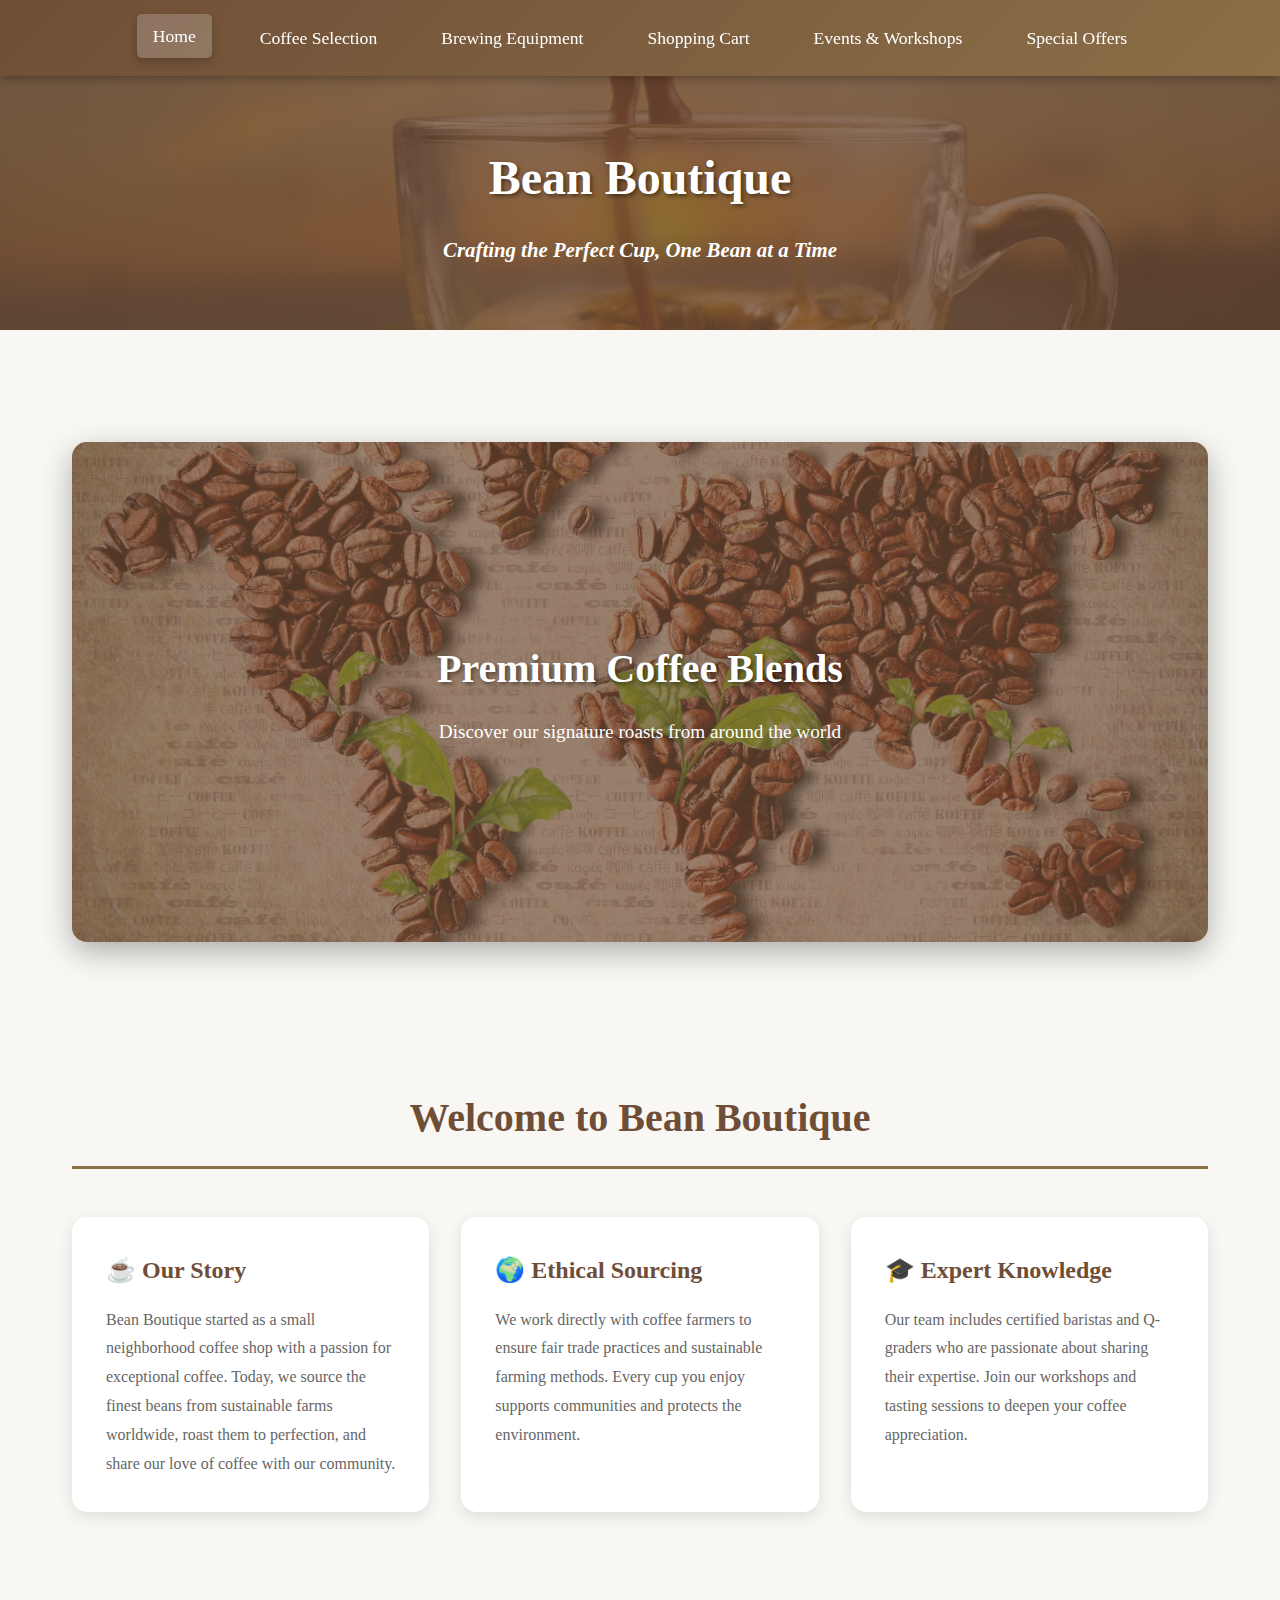
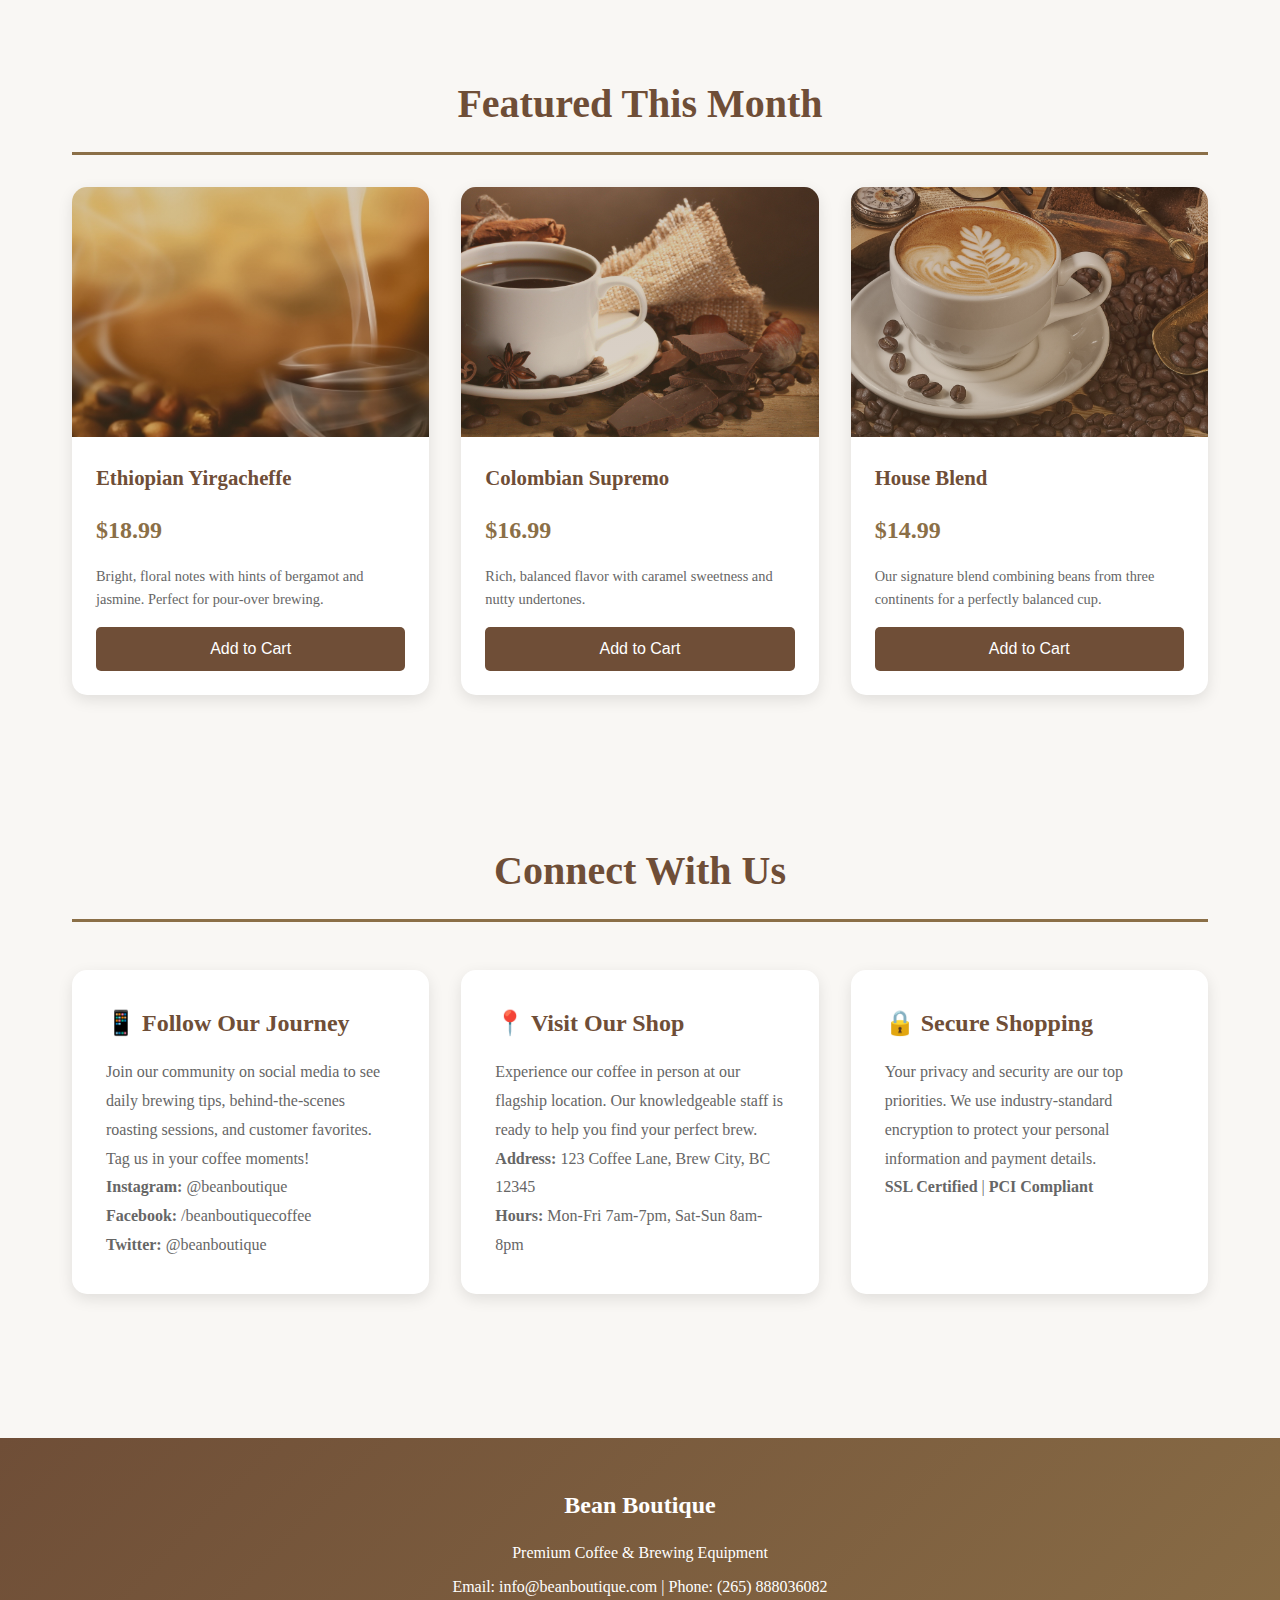
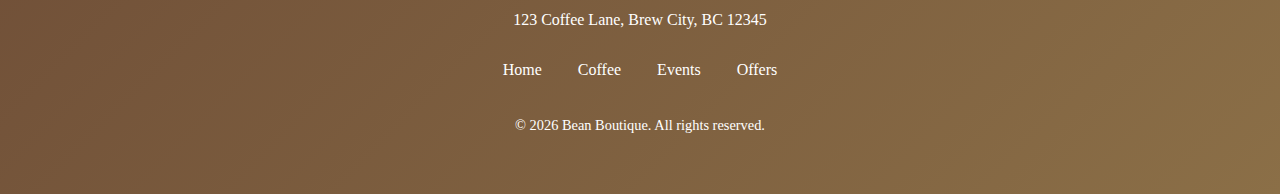
<file: index.html>
<!DOCTYPE html>
<html lang="en">
<head>
    <meta charset="UTF-8">
    <meta name="viewport" content="width=device-width, initial-scale=1.0">
    <meta name="description" content="Bean Boutique - Premium coffee blends, brewing equipment, and coffee workshops">
    <title>Bean Boutique - Home</title>
    <link rel="stylesheet" href="./assets/css/styles.css">
</head>
<body>
    <!-- Navigation Bar -->
    <nav>
        <ul>
            <li><a class="active" href="index.html">Home</a></li>
            <li><a href="coffee-selection.html">Coffee Selection</a></li>
            <li><a href="brewing-equipment.html">Brewing Equipment</a></li>
            <li><a href="shopping-cart.html">Shopping Cart</a></li>
            <li><a href="events.html">Events & Workshops</a></li>
            <li><a href="special-offers.html">Special Offers</a></li>
        </ul>
    </nav>

    <!-- Header -->
    <header>
        <h1>Bean Boutique</h1>
        <h2>Crafting the Perfect Cup, One Bean at a Time</h2>
    </header>

    <!-- Modal Popup for First-Time Visitors -->
    <div id="modal-popup">
        <div class="modal-overlay"></div>
        <div class="modal">
            <a href="#" class="modal-close">&times;</a>
            <h3>Welcome to Bean Boutique!</h3>
            <p>Sign up for our newsletter and get <strong>15% off</strong> your first purchase!</p>
            <form action="mailto:info@beanboutique.com" method="post" enctype="text/plain">
                <label for="email"></label>
                <input type="email" id="email" name="email" placeholder="Enter your email address" required>
                <button type="submit">Get My Discount</button>
            </form>
        </div>
    </div>

    <!-- Slideshow Section -->
    <section>
        <div class="slideshow-container">
            <div class="slides">
                <div class="slide">
                    <h3>Premium Coffee Blends</h3>
                    <p>Discover our signature roasts from around the world</p>
                </div>
                <div class="slide">
                    <h3>Expert Brewing Equipment</h3>
                    <p>Professional tools for the perfect cup at home</p>
                </div>
                <div class="slide">
                    <h3>Coffee Workshops</h3>
                    <p>Learn from master roasters and baristas</p>
                </div>
            </div>
        </div>
    </section>

    <!-- Welcome, Section -->
    <section>
        <h2>Welcome to Bean Boutique</h2>
        <div class="info-boxes">
            <div class="info-box">
                <h3>☕ Our Story</h3>
                <p>Bean Boutique started as a small neighborhood coffee shop with a passion for exceptional coffee. Today, we source the finest beans from sustainable farms worldwide, roast them to perfection, and share our love of coffee with our community.</p>
            </div>
            <div class="info-box">
                <h3>🌍 Ethical Sourcing</h3>
                <p>We work directly with coffee farmers to ensure fair trade practices and sustainable farming methods. Every cup you enjoy supports communities and protects the environment.</p>
            </div>
            <div class="info-box">
                <h3>🎓 Expert Knowledge</h3>
                <p>Our team includes certified baristas and Q-graders who are passionate about sharing their expertise. Join our workshops and tasting sessions to deepen your coffee appreciation.</p>
            </div>
        </div>
    </section>

    <!-- Featured Products Section -->
    <section>
        <h2>Featured This Month</h2>
        <div class="product-grid">
            <div class="product-card">
                <div class="product-image-container">
                    <div class="product-image-overlay"></div>
                    <img class="product-img" src="./assets/images/product-image-1.jpg" alt="product-image-1">
                </div>
                <div class="product-info">
                    <h3>Ethiopian Yirgacheffe</h3>
                    <h4 class="price">$18.99</h4>
                    <p>Bright, floral notes with hints of bergamot and jasmine. Perfect for pour-over brewing.</p>
                    <button type="button" class="add-to-cart">Add to Cart</button>
                </div>
            </div>
            <div class="product-card">
                <div class="product-image-container">
                    <div class="product-image-overlay"></div>
                    <img class="product-img" src="./assets/images/product-image-2.jpg" alt="product-image-2">
                </div>
                <div class="product-info">
                    <h3>Colombian Supremo</h3>
                    <h4 class="price">$16.99</h4>
                    <p>Rich, balanced flavor with caramel sweetness and nutty undertones.</p>
                    <button type="button" class="add-to-cart">Add to Cart</button>
                </div>
            </div>
            <div class="product-card">
                <div class="product-image-container">
                    <div class="product-image-overlay"></div>
                    <img class="product-img" src="./assets/images/product-image-3.jpg" alt="product-image-3">
                </div>
                <div class="product-info">
                    <h3>House Blend</h3>
                    <h4 class="price">$14.99</h4>
                    <p>Our signature blend combining beans from three continents for a perfectly balanced cup.</p>
                    <button type="button" class="add-to-cart">Add to Cart</button>
                </div>
            </div>
        </div>
    </section>

    <!-- Social Media Feed Plugin Placeholder -->
    <section>
        <h2>Connect With Us</h2>
        <div class="info-boxes">
            <div class="info-box">
                <h3>📱 Follow Our Journey</h3>
                <p>Join our community on social media to see daily brewing tips, behind-the-scenes roasting sessions, and customer favorites. Tag us in your coffee moments!</p>
                <p><strong>Instagram:</strong> @beanboutique</p>
                <p><strong>Facebook:</strong> /beanboutiquecoffee</p>
                <p><strong>Twitter:</strong> @beanboutique</p>
            </div>
            <div class="info-box">
                <h3>📍 Visit Our Shop</h3>
                <p>Experience our coffee in person at our flagship location. Our knowledgeable staff is ready to help you find your perfect brew.</p>
                <p><strong>Address:</strong> 123 Coffee Lane, Brew City, BC 12345</p>
                <p><strong>Hours:</strong> Mon-Fri 7am-7pm, Sat-Sun 8am-8pm</p>
            </div>
            <div class="info-box">
                <h3>🔒 Secure Shopping</h3>
                <p>Your privacy and security are our top priorities. We use industry-standard encryption to protect your personal information and payment details.</p>
                <p><strong>SSL Certified</strong> | <strong>PCI Compliant</strong></p>
            </div>
        </div>
    </section>

    <!-- Footer -->
    <footer>
        <h3>Bean Boutique</h3>
        <p>Premium Coffee & Brewing Equipment</p>
        <p>Email: info@beanboutique.com | Phone: (265) 888036082</p>
        <p>123 Coffee Lane, Brew City, BC 12345</p>
        <div class="footer-links">
            <a href="index.html">Home</a>
            <a href="coffee-selection.html">Coffee</a>
            <a href="events.html">Events</a>
            <a href="special-offers.html">Offers</a>
        </div>
        <p class="footer-copy">&copy; 2026 Bean Boutique. All rights reserved.</p>
    </footer>
</body>
</html>
</file>
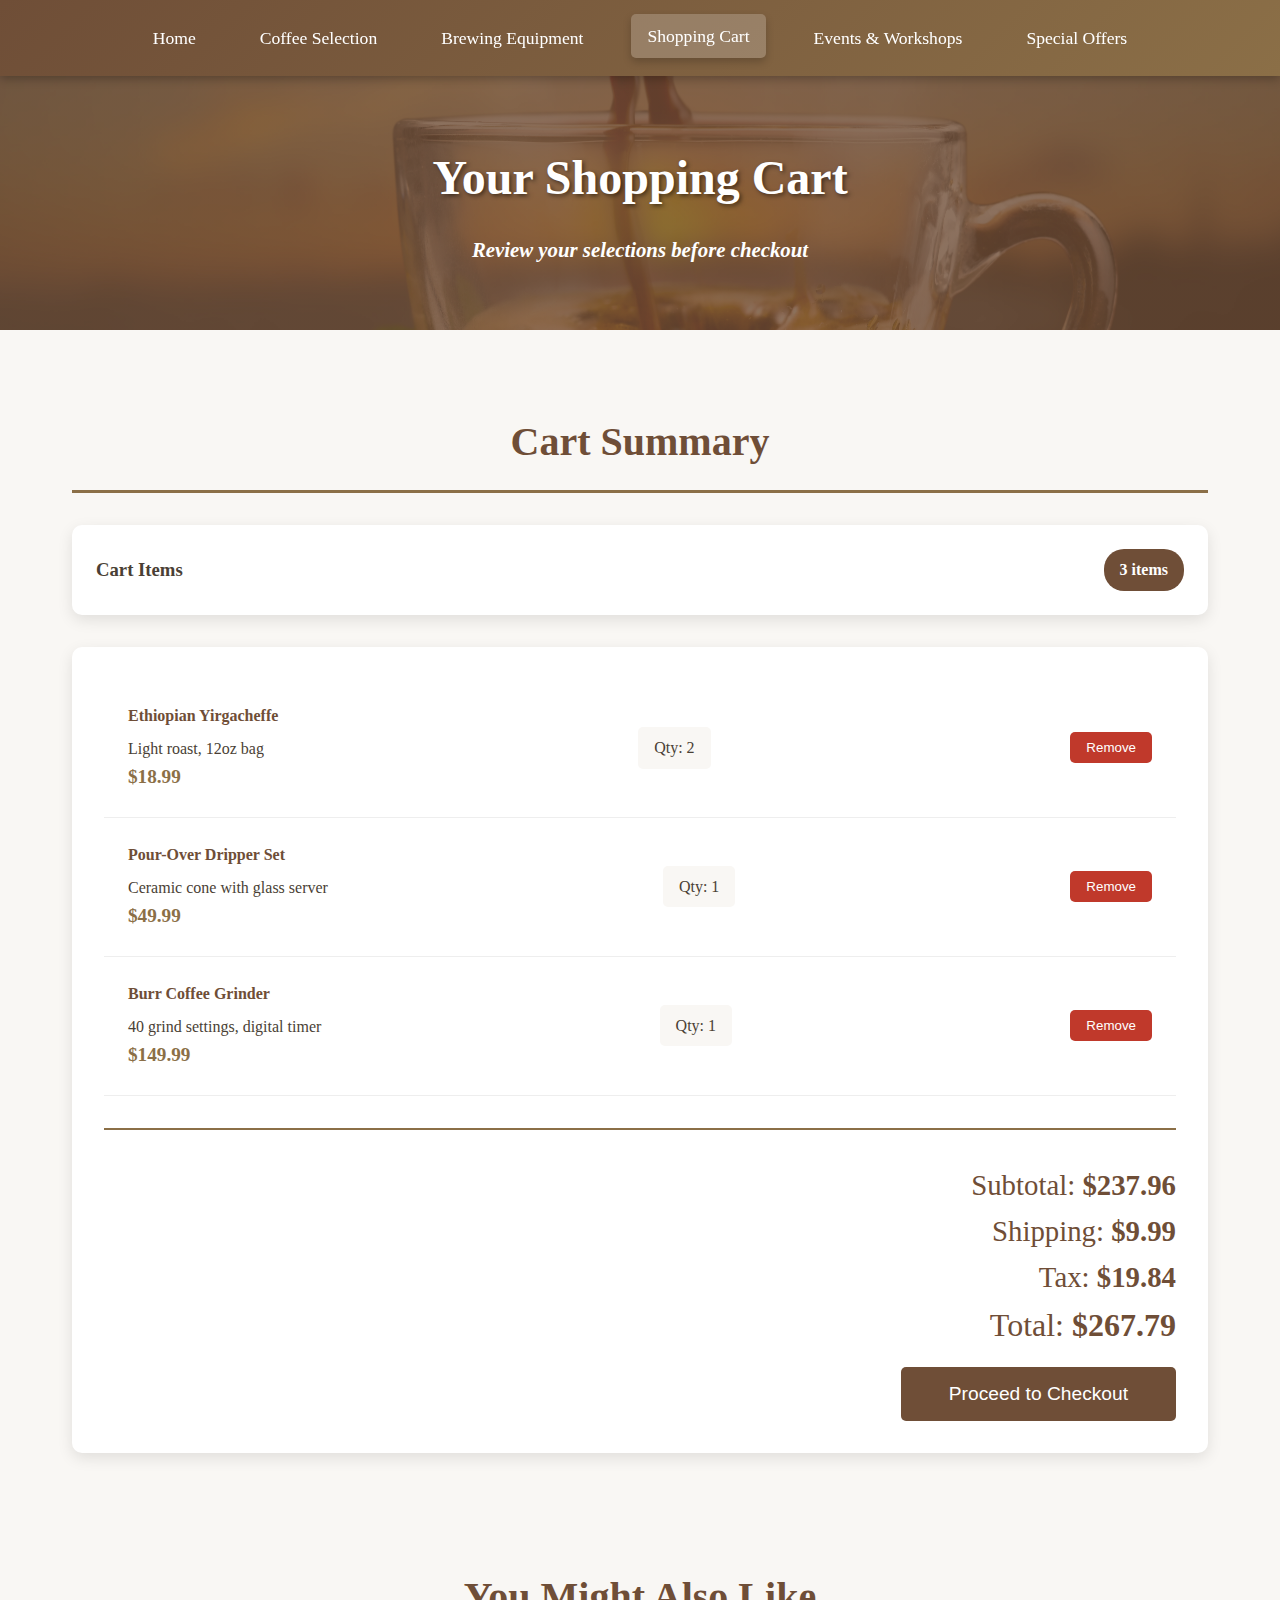
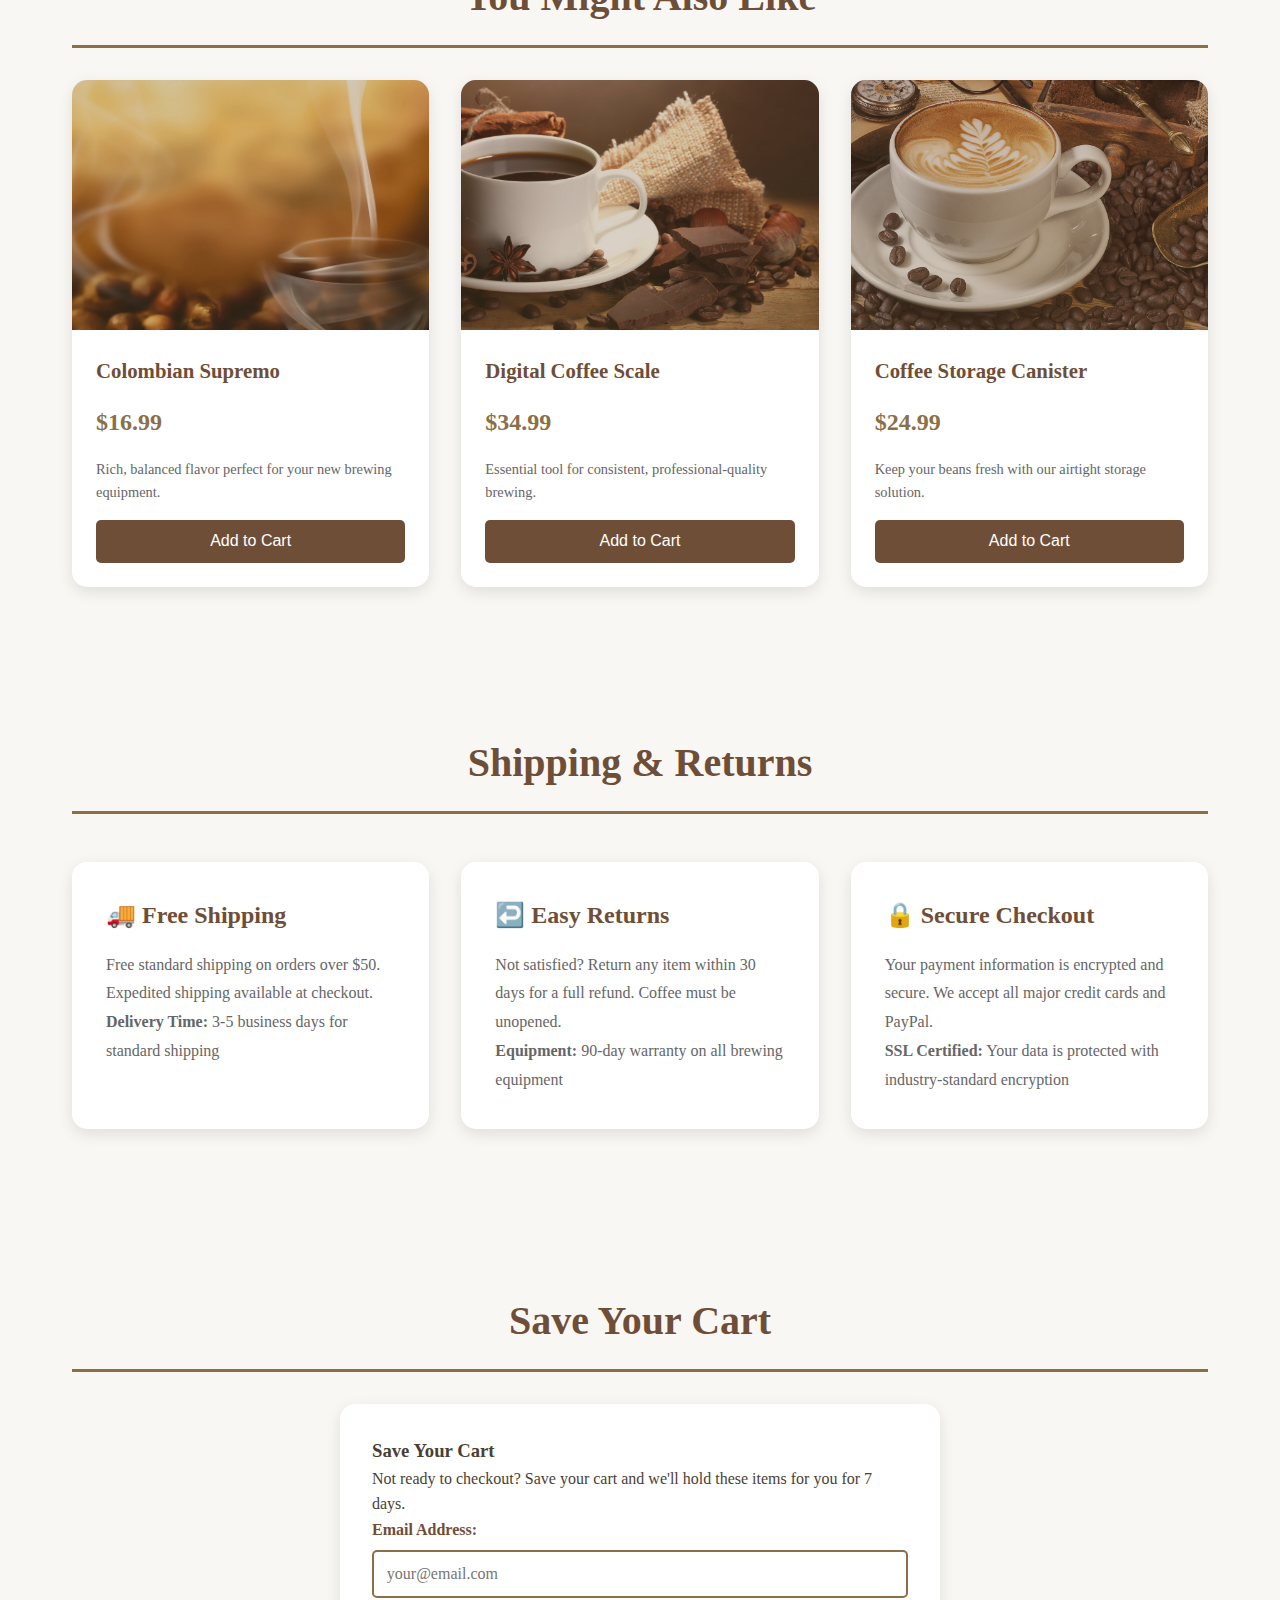
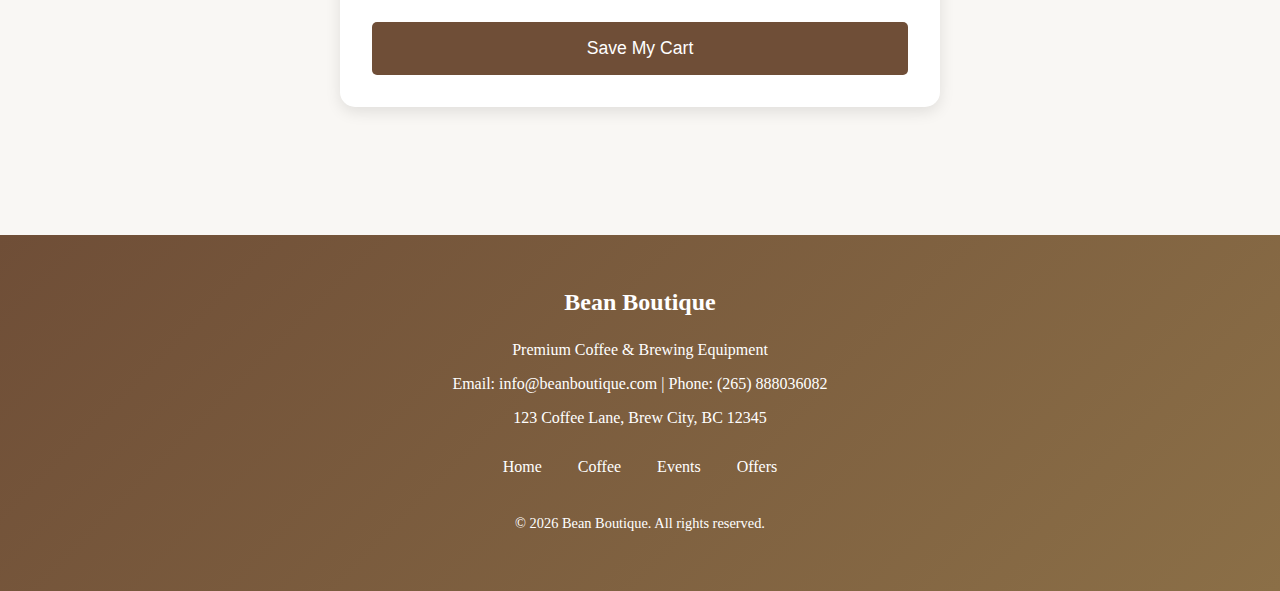
<file: shopping-cart.html>
<!DOCTYPE html>
<html lang="en">
<head>
    <meta charset="UTF-8">
    <meta name="viewport" content="width=device-width, initial-scale=1.0">
    <meta name="description" content="Your Bean Boutique shopping cart">
    <title>Shopping Cart - Bean Boutique</title>
    <link rel="stylesheet" href="./assets/css/styles.css">
</head>
<body>
    <!-- Navigation Bar -->
    <nav>
        <ul>
            <li><a href="index.html">Home</a></li>
            <li><a href="coffee-selection.html">Coffee Selection</a></li>
            <li><a href="brewing-equipment.html">Brewing Equipment</a></li>
            <li><a class="active" href="shopping-cart.html">Shopping Cart</a></li>
            <li><a href="events.html">Events & Workshops</a></li>
            <li><a href="special-offers.html">Special Offers</a></li>
        </ul>
    </nav>

    <!-- Header -->
    <header>
        <h1>Your Shopping Cart</h1>
        <h2>Review your selections before checkout</h2>
    </header>

    <!-- Cart Summary -->
    <section>
        <h2 class="visually-hidden">Cart Summary</h2>
        <div class="cart-header">
            <div class="cart-info">
                <h3>Cart Items</h3>
            </div>
            <div class="cart-count">3 items</div>
        </div>

        <!-- Cart Items -->
        <div class="cart-items">
            <div class="cart-item">
                <div class="cart-item-info">
                    <h4>Ethiopian Yirgacheffe</h4>
                    <p>Light roast, 12oz bag</p>
                    <h5 class="cart-item-price">$18.99</h5>
                </div>
                <div class="cart-item-quantity">Qty: 2</div>
                <button type="button" class="remove-btn">Remove</button>
            </div>

            <div class="cart-item">
                <div class="cart-item-info">
                    <h4>Pour-Over Dripper Set</h4>
                    <p>Ceramic cone with glass server</p>
                    <h5 class="cart-item-price">$49.99</h5>
                </div>
                <div class="cart-item-quantity">Qty: 1</div>
                <button type="button" class="remove-btn">Remove</button>
            </div>

            <div class="cart-item">
                <div class="cart-item-info">
                    <h4>Burr Coffee Grinder</h4>
                    <p>40 grind settings, digital timer</p>
                    <h5 class="cart-item-price">$149.99</h5>
                </div>
                <div class="cart-item-quantity">Qty: 1</div>
                <button type="button" class="remove-btn">Remove</button>
            </div>

            <div class="cart-total">
                <h4 class="heading">Subtotal: <span>$237.96</span></h4>
                <h4 class="heading">Shipping: <span>$9.99</span></h4>
                <h4 class="heading">Tax: <span>$19.84</span></h4>
                <h4 class="heading" style="font-size: 2rem;">Total: <span>$267.79</span></h4>
                <button type="button" class="checkout-btn">Proceed to Checkout</button>
            </div>
        </div>
    </section>

    <!-- Recommended Products -->
    <section>
        <h2>You Might Also Like</h2>
        <div class="product-grid">
            <div class="product-card">
                <div class="product-image-container">
                    <div class="product-image-overlay"></div>
                    <img class="product-img" src="./assets/images/product-image-1.jpg" alt="product-image-1">
                </div>
                <div class="product-info">
                    <h3>Colombian Supremo</h3>
                    <h4 class="price">$16.99</h4>
                    <p>Rich, balanced flavor perfect for your new brewing equipment.</p>
                    <button type="button" class="add-to-cart">Add to Cart</button>
                </div>
            </div>

            <div class="product-card">
                <div class="product-image-container">
                    <div class="product-image-overlay"></div>
                    <img class="product-img" src="./assets/images/product-image-2.jpg" alt="product-image-2">
                </div>
                <div class="product-info">
                    <h3>Digital Coffee Scale</h3>
                    <h4 class="price">$34.99</h4>
                    <p>Essential tool for consistent, professional-quality brewing.</p>
                    <button type="button" class="add-to-cart">Add to Cart</button>
                </div>
            </div>

            <div class="product-card">
                <div class="product-image-container">
                    <div class="product-image-overlay"></div>
                    <img class="product-img" src="./assets/images/product-image-3.jpg" alt="product-image-3">
                </div>
                <div class="product-info">
                    <h3>Coffee Storage Canister</h3>
                    <h4 class="price">$24.99</h4>
                    <p>Keep your beans fresh with our airtight storage solution.</p>
                    <button type="button" class="add-to-cart">Add to Cart</button>
                </div>
            </div>
        </div>
    </section>

    <!-- Cart Information -->
    <section>
        <h2>Shipping & Returns</h2>
        <div class="info-boxes">
            <div class="info-box">
                <h3>🚚 Free Shipping</h3>
                <p>Free standard shipping on orders over $50. Expedited shipping available at checkout.</p>
                <p><strong>Delivery Time:</strong> 3-5 business days for standard shipping</p>
            </div>
            <div class="info-box">
                <h3>↩️ Easy Returns</h3>
                <p>Not satisfied? Return any item within 30 days for a full refund. Coffee must be unopened.</p>
                <p><strong>Equipment:</strong> 90-day warranty on all brewing equipment</p>
            </div>
            <div class="info-box">
                <h3>🔒 Secure Checkout</h3>
                <p>Your payment information is encrypted and secure. We accept all major credit cards and PayPal.</p>
                <p><strong>SSL Certified:</strong> Your data is protected with industry-standard encryption</p>
            </div>
        </div>
    </section>

    <!-- Save Cart Information -->
    <section>
        <h2 class="visually-hidden">Save Your Cart</h2>
        <div class="form-container">
            <h3>Save Your Cart</h3>
            <p>Not ready to checkout? Save your cart and we'll hold these items for you for 7 days.</p>
            <form action="mailto:cart@beanboutique.com" method="post" enctype="text/plain">
                <div class="form-group">
                    <label for="email">Email Address:</label>
                    <input type="email" id="email" name="email" placeholder="your@email.com" required>
                </div>
                <button type="submit" class="submit-btn">Save My Cart</button>
            </form>
        </div>
    </section>

    <!-- Footer -->
    <footer>
        <h3>Bean Boutique</h3>
        <p>Premium Coffee & Brewing Equipment</p>
        <p>Email: info@beanboutique.com | Phone: (265) 888036082</p>
        <p>123 Coffee Lane, Brew City, BC 12345</p>
        <div class="footer-links">
            <a href="index.html">Home</a>
            <a href="coffee-selection.html">Coffee</a>
            <a href="events.html">Events</a>
            <a href="special-offers.html">Offers</a>
        </div>
        <p class="footer-copy">&copy; 2026 Bean Boutique. All rights reserved.</p>
    </footer>
</body>
</html>
</file>
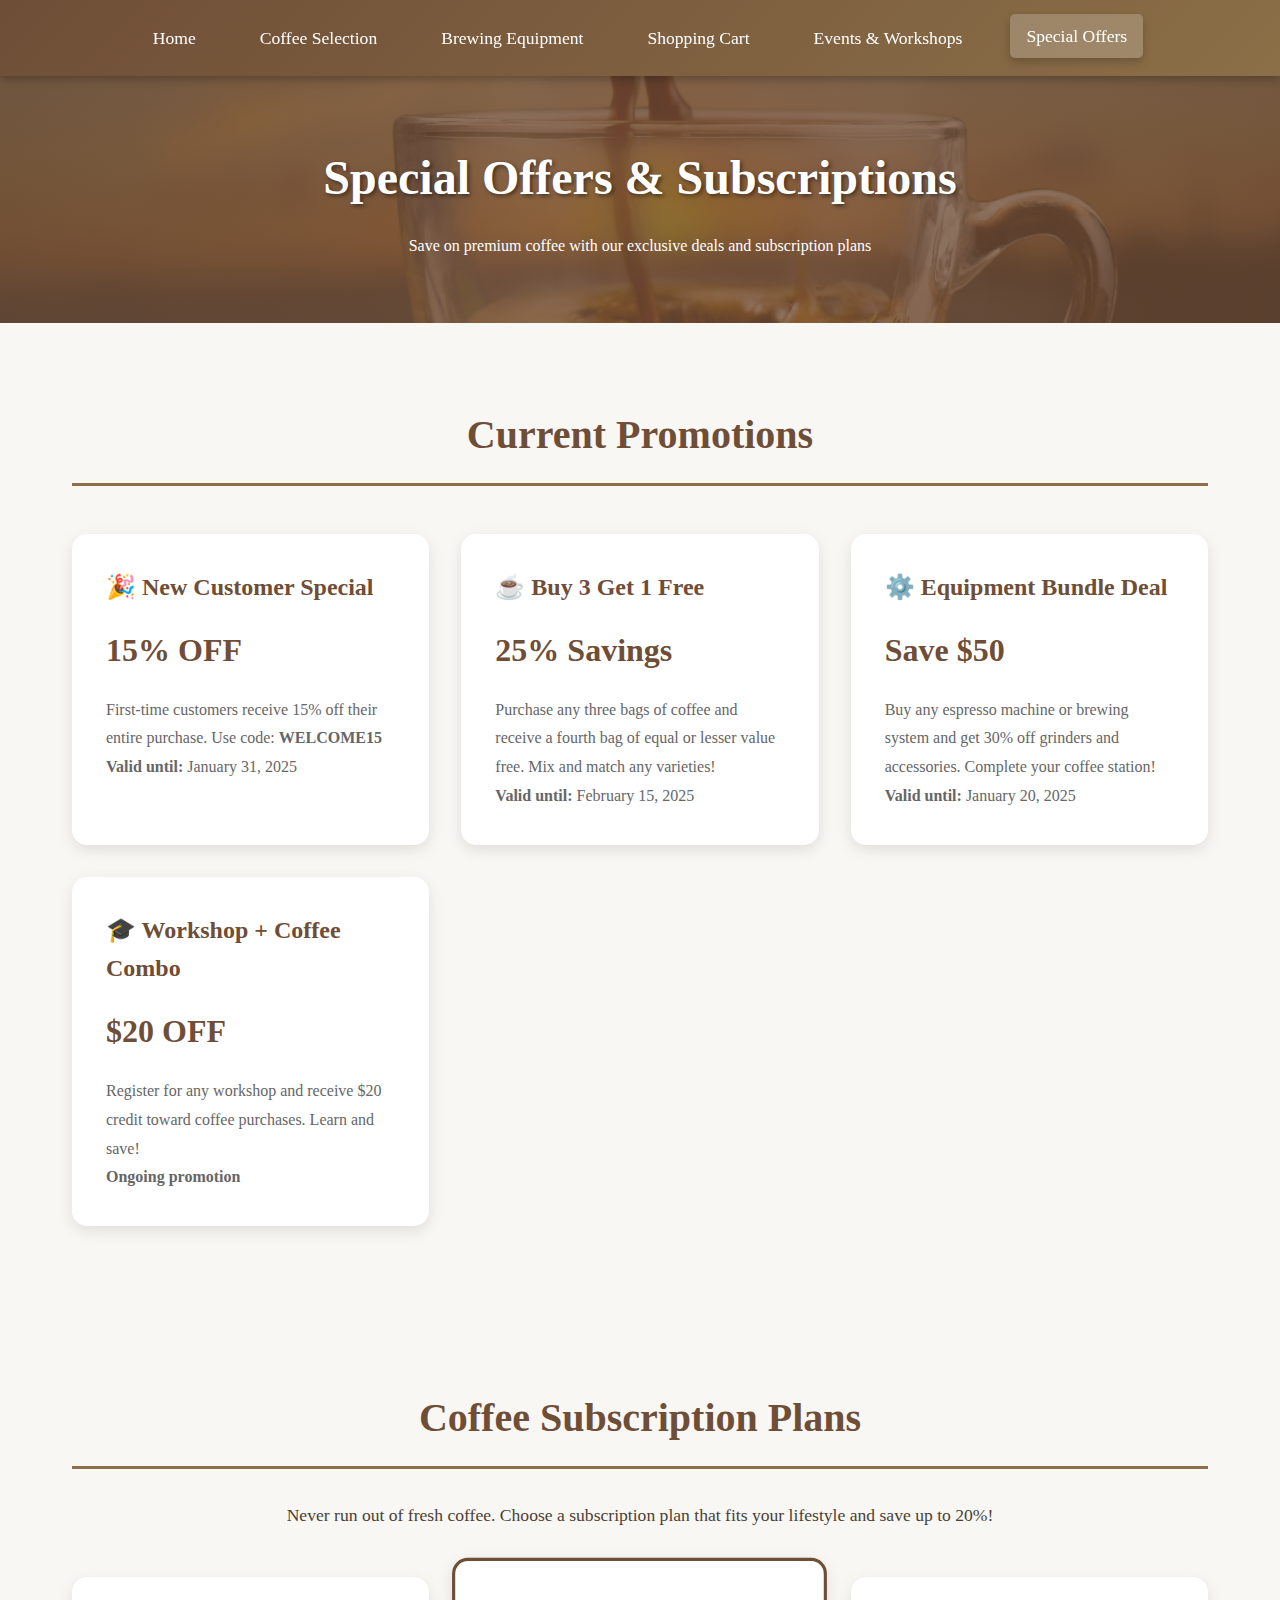
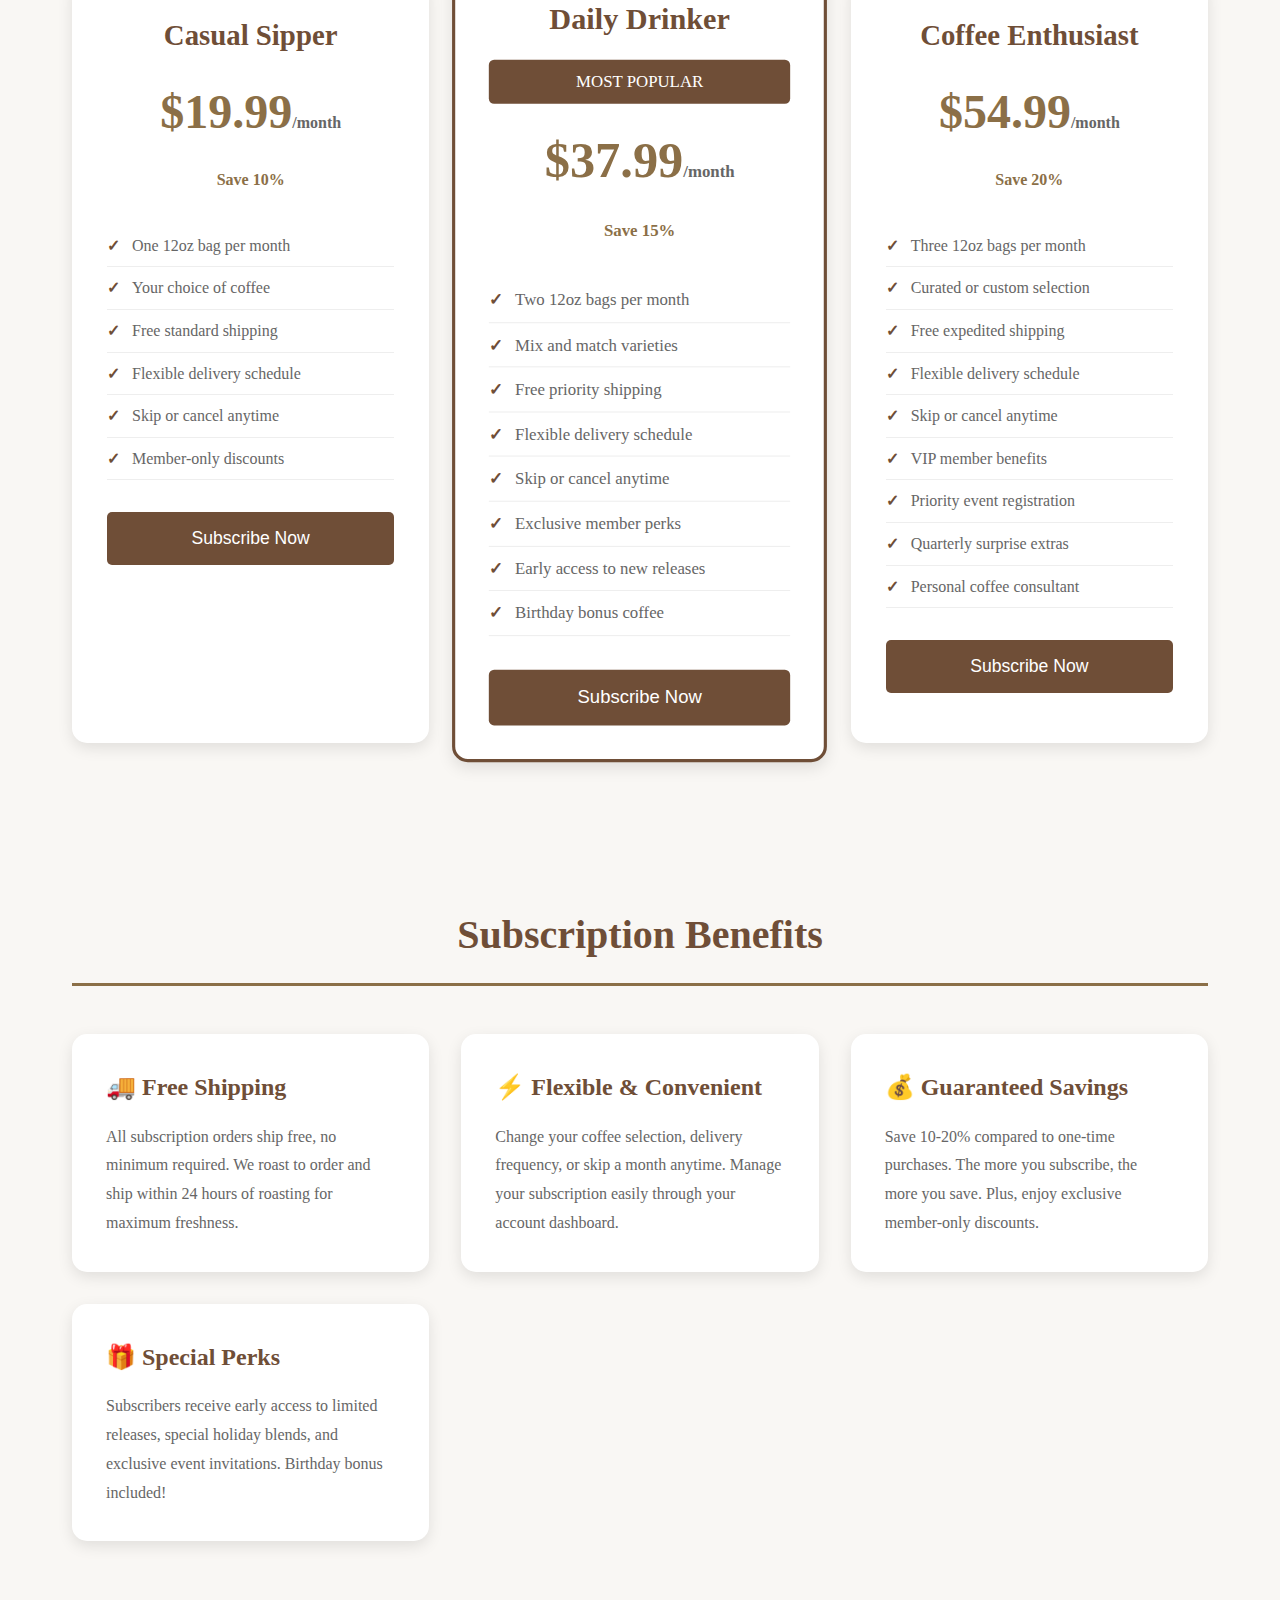
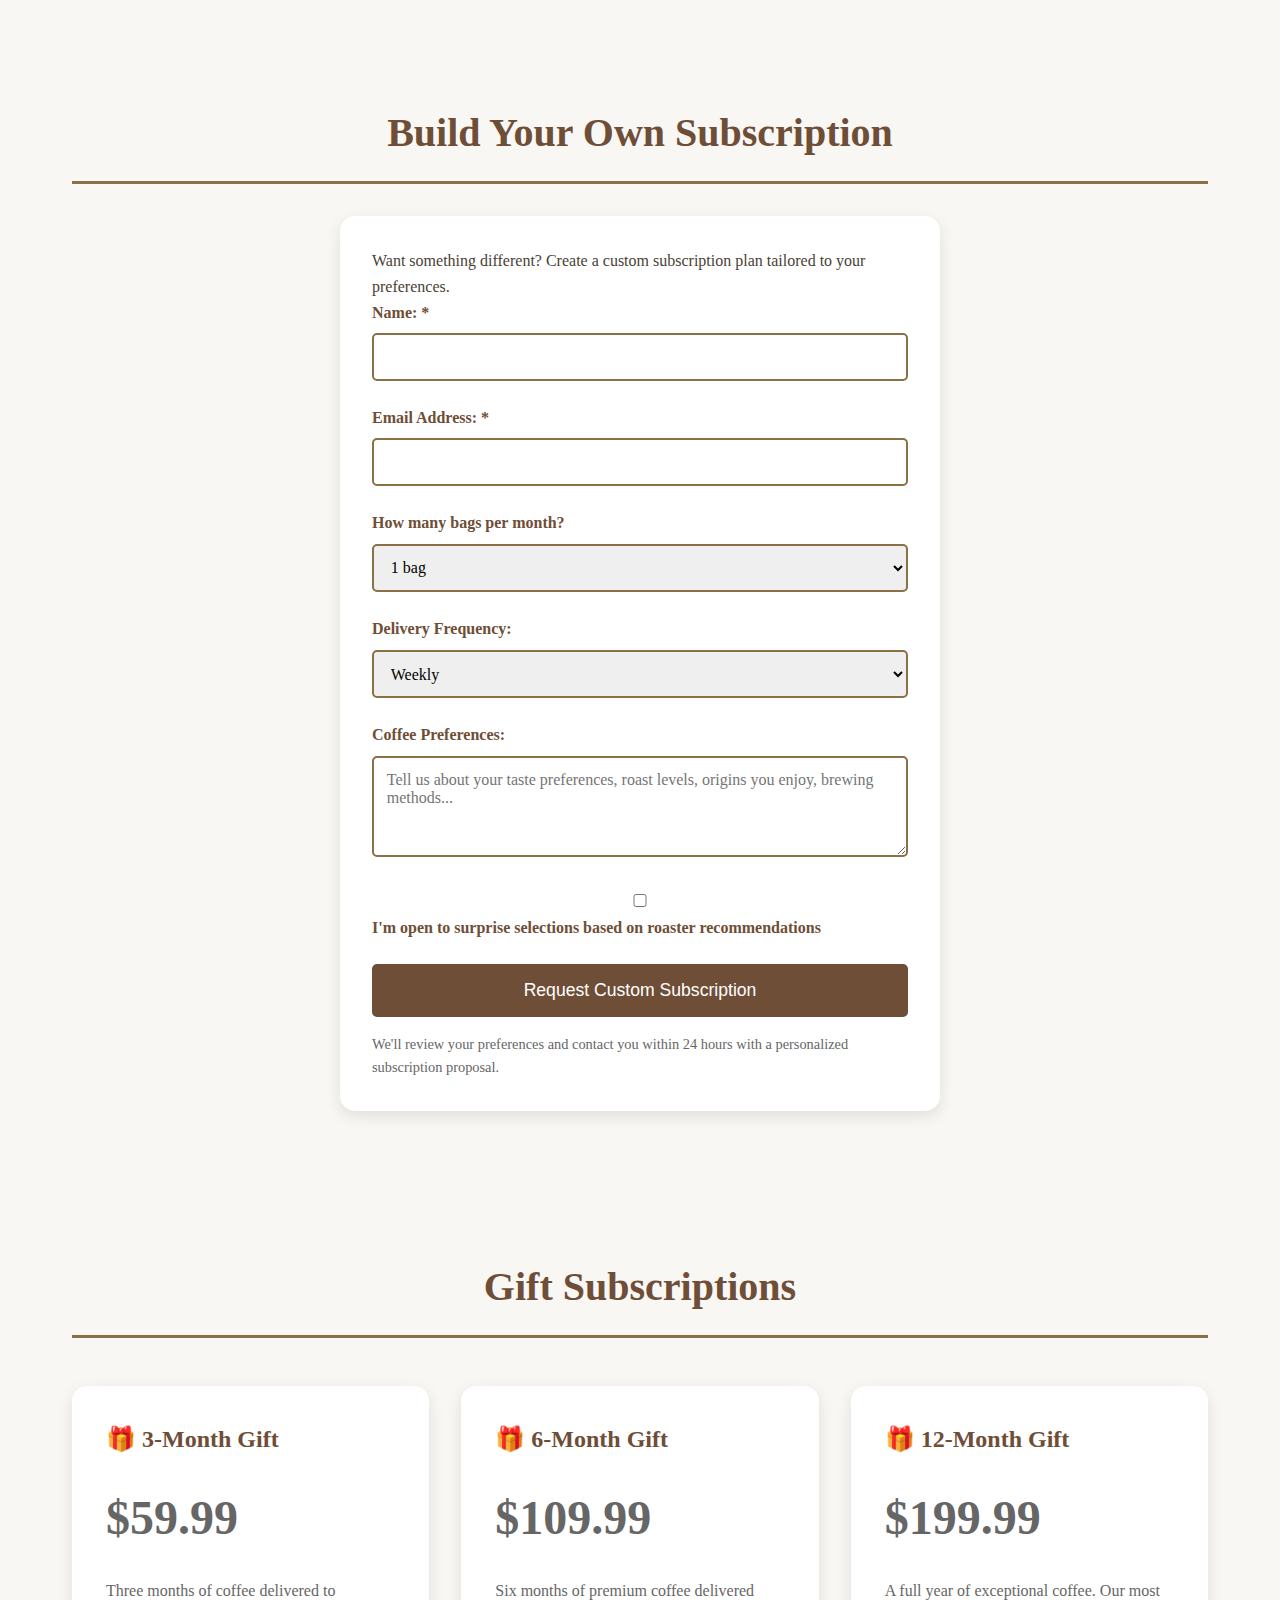
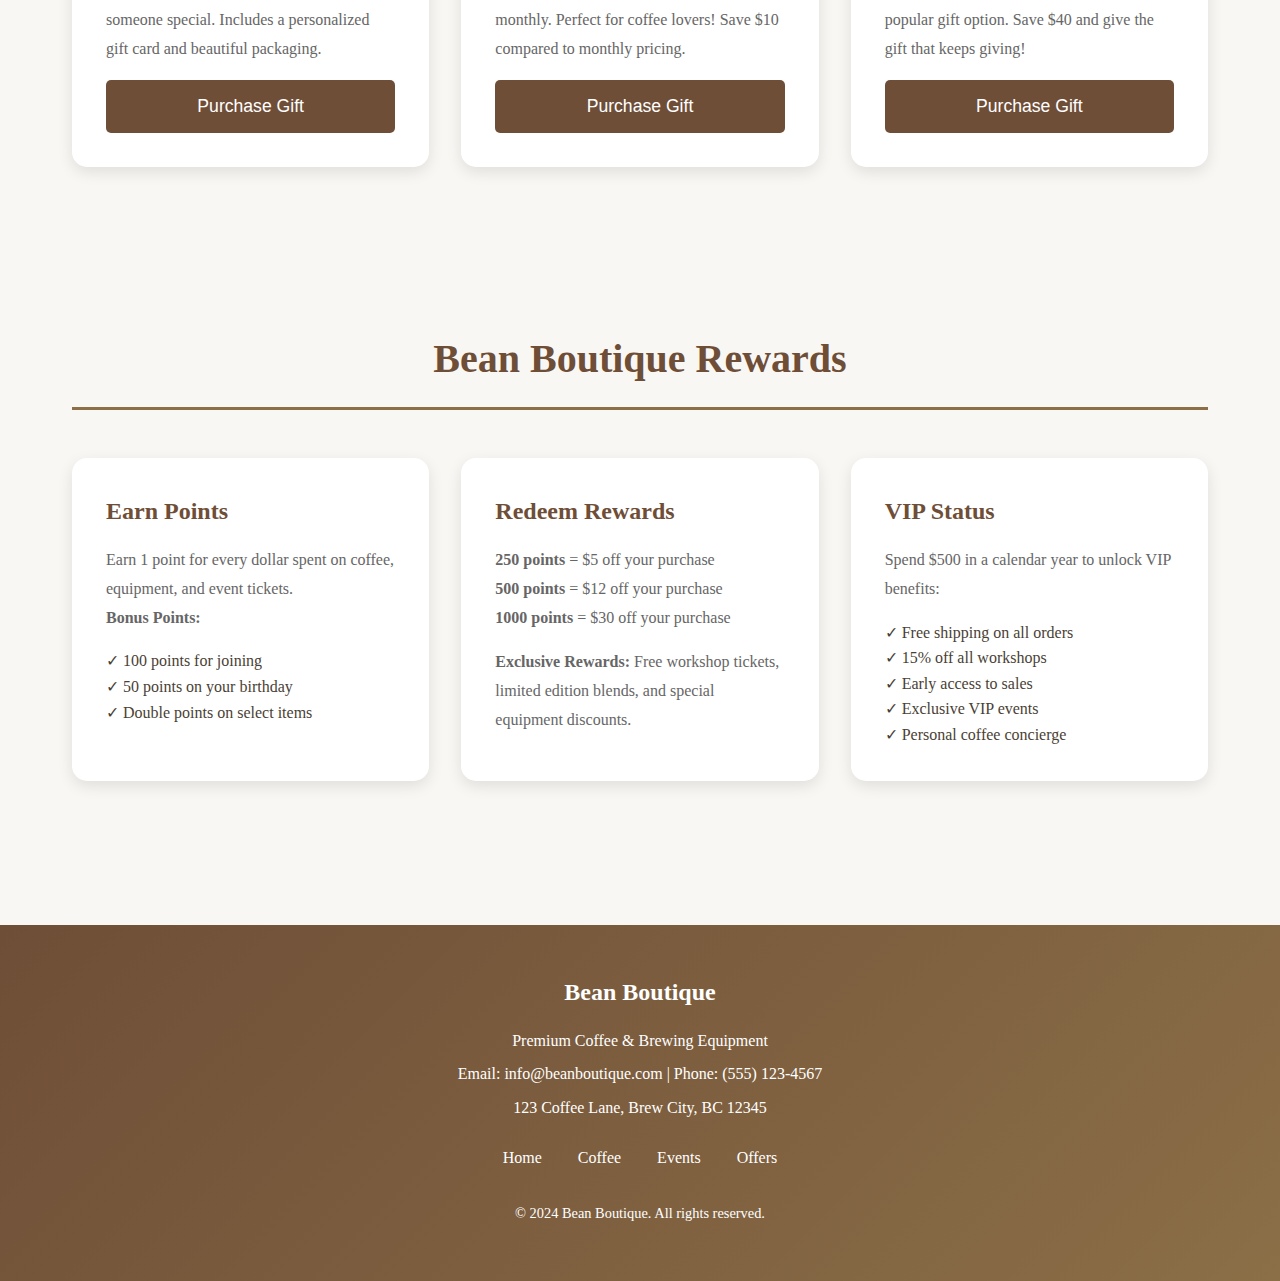
<file: special-offers.html>
<!DOCTYPE html>
<html lang="en">
<head>
    <meta charset="UTF-8">
    <meta name="viewport" content="width=device-width, initial-scale=1.0">
    <meta name="description" content="Special offers, promotions, and coffee subscription plans at Bean Boutique">
    <title>Special Offers - Bean Boutique</title>
    <link rel="stylesheet" href="./assets/css/styles.css">
</head>
<body>
    <!-- Navigation Bar -->
    <nav>
        <ul>
            <li><a href="index.html">Home</a></li>
            <li><a href="coffee-selection.html">Coffee Selection</a></li>
            <li><a href="brewing-equipment.html">Brewing Equipment</a></li>
            <li><a href="shopping-cart.html">Shopping Cart</a></li>
            <li><a href="events.html">Events & Workshops</a></li>
            <li><a class="active" href="special-offers.html">Special Offers</a></li>
        </ul>
    </nav>

    <!-- Header -->
    <header>
        <h1>Special Offers & Subscriptions</h1>
        <p>Save on premium coffee with our exclusive deals and subscription plans</p>
    </header>

    <!-- Current Promotions -->
    <section>
        <h2>Current Promotions</h2>
        <div class="info-boxes">
            <div class="info-box">
                <h3>🎉 New Customer Special</h3>
                <p style="font-size: 2rem; color: #6f4e37; font-weight: bold; margin: 1rem 0;">15% OFF</p>
                <p>First-time customers receive 15% off their entire purchase. Use code: <strong>WELCOME15</strong></p>
                <p><strong>Valid until:</strong> January 31, 2025</p>
            </div>
            <div class="info-box">
                <h3>☕ Buy 3 Get 1 Free</h3>
                <p style="font-size: 2rem; color: #6f4e37; font-weight: bold; margin: 1rem 0;">25% Savings</p>
                <p>Purchase any three bags of coffee and receive a fourth bag of equal or lesser value free. Mix and match any varieties!</p>
                <p><strong>Valid until:</strong> February 15, 2025</p>
            </div>
            <div class="info-box">
                <h3>⚙️ Equipment Bundle Deal</h3>
                <p style="font-size: 2rem; color: #6f4e37; font-weight: bold; margin: 1rem 0;">Save $50</p>
                <p>Buy any espresso machine or brewing system and get 30% off grinders and accessories. Complete your coffee station!</p>
                <p><strong>Valid until:</strong> January 20, 2025</p>
            </div>
            <div class="info-box">
                <h3>🎓 Workshop + Coffee Combo</h3>
                <p style="font-size: 2rem; color: #6f4e37; font-weight: bold; margin: 1rem 0;">$20 OFF</p>
                <p>Register for any workshop and receive $20 credit toward coffee purchases. Learn and save!</p>
                <p><strong>Ongoing promotion</strong></p>
            </div>
        </div>
    </section>

    <!-- Subscription Plans -->
    <section>
        <h2>Coffee Subscription Plans</h2>
        <p style="text-align: center; margin-bottom: 2rem; font-size: 1.1rem;">Never run out of fresh coffee. Choose a subscription plan that fits your lifestyle and save up to 20%!</p>
        
        <div class="subscription-plans">
            <div class="plan-card">
                <h3>Casual Sipper</h3>
                <p class="plan-price">$19.99<span>/month</span></p>
                <p style="color: #8b6f47; font-weight: bold; margin: 1rem 0;">Save 10%</p>
                <ul class="plan-features">
                    <li>One 12oz bag per month</li>
                    <li>Your choice of coffee</li>
                    <li>Free standard shipping</li>
                    <li>Flexible delivery schedule</li>
                    <li>Skip or cancel anytime</li>
                    <li>Member-only discounts</li>
                </ul>
                <button class="subscribe-btn">Subscribe Now</button>
            </div>

            <div class="plan-card featured">
                <h3>Daily Drinker</h3>
                <p style="background: #6f4e37; color: white; padding: 0.5rem; border-radius: 5px; margin: 1rem 0;">MOST POPULAR</p>
                <p class="plan-price">$37.99<span>/month</span></p>
                <p style="color: #8b6f47; font-weight: bold; margin: 1rem 0;">Save 15%</p>
                <ul class="plan-features">
                    <li>Two 12oz bags per month</li>
                    <li>Mix and match varieties</li>
                    <li>Free priority shipping</li>
                    <li>Flexible delivery schedule</li>
                    <li>Skip or cancel anytime</li>
                    <li>Exclusive member perks</li>
                    <li>Early access to new releases</li>
                    <li>Birthday bonus coffee</li>
                </ul>
                <button class="subscribe-btn">Subscribe Now</button>
            </div>

            <div class="plan-card">
                <h3>Coffee Enthusiast</h3>
                <p class="plan-price">$54.99<span>/month</span></p>
                <p style="color: #8b6f47; font-weight: bold; margin: 1rem 0;">Save 20%</p>
                <ul class="plan-features">
                    <li>Three 12oz bags per month</li>
                    <li>Curated or custom selection</li>
                    <li>Free expedited shipping</li>
                    <li>Flexible delivery schedule</li>
                    <li>Skip or cancel anytime</li>
                    <li>VIP member benefits</li>
                    <li>Priority event registration</li>
                    <li>Quarterly surprise extras</li>
                    <li>Personal coffee consultant</li>
                </ul>
                <button class="subscribe-btn">Subscribe Now</button>
            </div>
        </div>
    </section>

    <!-- Subscription Features -->
    <section>
        <h2>Subscription Benefits</h2>
        <div class="info-boxes">
            <div class="info-box">
                <h3>🚚 Free Shipping</h3>
                <p>All subscription orders ship free, no minimum required. We roast to order and ship within 24 hours of roasting for maximum freshness.</p>
            </div>
            <div class="info-box">
                <h3>⚡ Flexible & Convenient</h3>
                <p>Change your coffee selection, delivery frequency, or skip a month anytime. Manage your subscription easily through your account dashboard.</p>
            </div>
            <div class="info-box">
                <h3>💰 Guaranteed Savings</h3>
                <p>Save 10-20% compared to one-time purchases. The more you subscribe, the more you save. Plus, enjoy exclusive member-only discounts.</p>
            </div>
            <div class="info-box">
                <h3>🎁 Special Perks</h3>
                <p>Subscribers receive early access to limited releases, special holiday blends, and exclusive event invitations. Birthday bonus included!</p>
            </div>
        </div>
    </section>

    <!-- Custom Subscription -->
    <section>
        <h2>Build Your Own Subscription</h2>
        <div class="form-container">
            <p>Want something different? Create a custom subscription plan tailored to your preferences.</p>
            <form action="mailto:subscriptions@beanboutique.com" method="post" enctype="text/plain">
                <div class="form-group">
                    <label for="sub-name">Name: *</label>
                    <input type="text" id="sub-name" name="name" required>
                </div>

                <div class="form-group">
                    <label for="sub-email">Email Address: *</label>
                    <input type="email" id="sub-email" name="email" required>
                </div>

                <div class="form-group">
                    <label for="quantity">How many bags per month?</label>
                    <select id="quantity" name="quantity">
                        <option value="1">1 bag</option>
                        <option value="2">2 bags</option>
                        <option value="3">3 bags</option>
                        <option value="4">4 bags</option>
                        <option value="5+">5+ bags (bulk discount)</option>
                    </select>
                </div>

                <div class="form-group">
                    <label for="frequency">Delivery Frequency:</label>
                    <select id="frequency" name="frequency">
                        <option value="weekly">Weekly</option>
                        <option value="biweekly">Every 2 weeks</option>
                        <option value="monthly">Monthly</option>
                        <option value="custom">Custom schedule</option>
                    </select>
                </div>

                <div class="form-group">
                    <label for="preferences">Coffee Preferences:</label>
                    <textarea id="preferences" name="preferences" rows="4" placeholder="Tell us about your taste preferences, roast levels, origins you enjoy, brewing methods..."></textarea>
                </div>

                <div class="form-group">
                    <label>
                        <input type="checkbox" name="surprise" value="yes">
                        I'm open to surprise selections based on roaster recommendations
                    </label>
                </div>

                <button type="submit" class="submit-btn">Request Custom Subscription</button>
            </form>
            <p style="margin-top: 1rem; font-size: 0.9rem; color: #666;">We'll review your preferences and contact you within 24 hours with a personalized subscription proposal.</p>
        </div>
    </section>

    <!-- Gift Subscriptions -->
    <section>
        <h2>Gift Subscriptions</h2>
        <div class="info-boxes">
            <div class="info-box">
                <h3>🎁 3-Month Gift</h3>
                <p class="plan-price" style="margin: 1rem 0;">$59.99</p>
                <p>Three months of coffee delivered to someone special. Includes a personalized gift card and beautiful packaging.</p>
                <button class="subscribe-btn" style="margin-top: 1rem;">Purchase Gift</button>
            </div>
            <div class="info-box">
                <h3>🎁 6-Month Gift</h3>
                <p class="plan-price" style="margin: 1rem 0;">$109.99</p>
                <p>Six months of premium coffee delivered monthly. Perfect for coffee lovers! Save $10 compared to monthly pricing.</p>
                <button class="subscribe-btn" style="margin-top: 1rem;">Purchase Gift</button>
            </div>
            <div class="info-box">
                <h3>🎁 12-Month Gift</h3>
                <p class="plan-price" style="margin: 1rem 0;">$199.99</p>
                <p>A full year of exceptional coffee. Our most popular gift option. Save $40 and give the gift that keeps giving!</p>
                <button class="subscribe-btn" style="margin-top: 1rem;">Purchase Gift</button>
            </div>
        </div>
    </section>

    <!-- Loyalty Program -->
    <section>
        <h2>Bean Boutique Rewards</h2>
        <div class="info-boxes">
            <div class="info-box">
                <h3>Earn Points</h3>
                <p>Earn 1 point for every dollar spent on coffee, equipment, and event tickets.</p>
                <p><strong>Bonus Points:</strong></p>
                <ul style="list-style: none; padding: 0; margin-top: 1rem;">
                    <li>✓ 100 points for joining</li>
                    <li>✓ 50 points on your birthday</li>
                    <li>✓ Double points on select items</li>
                </ul>
            </div>
            <div class="info-box">
                <h3>Redeem Rewards</h3>
                <p><strong>250 points</strong> = $5 off your purchase</p>
                <p><strong>500 points</strong> = $12 off your purchase</p>
                <p><strong>1000 points</strong> = $30 off your purchase</p>
                <p style="margin-top: 1rem;"><strong>Exclusive Rewards:</strong> Free workshop tickets, limited edition blends, and special equipment discounts.</p>
            </div>
            <div class="info-box">
                <h3>VIP Status</h3>
                <p>Spend $500 in a calendar year to unlock VIP benefits:</p>
                <ul style="list-style: none; padding: 0; margin-top: 1rem;">
                    <li>✓ Free shipping on all orders</li>
                    <li>✓ 15% off all workshops</li>
                    <li>✓ Early access to sales</li>
                    <li>✓ Exclusive VIP events</li>
                    <li>✓ Personal coffee concierge</li>
                </ul>
            </div>
        </div>
    </section>

    <!-- Footer -->
    <footer>
        <h3>Bean Boutique</h3>
        <p>Premium Coffee & Brewing Equipment</p>
        <p>Email: info@beanboutique.com | Phone: (555) 123-4567</p>
        <p>123 Coffee Lane, Brew City, BC 12345</p>
        <div class="footer-links">
            <a href="index.html">Home</a>
            <a href="coffee-selection.html">Coffee</a>
            <a href="events.html">Events</a>
            <a href="special-offers.html">Offers</a>
        </div>
        <p style="margin-top: 2rem; font-size: 0.9rem;">&copy; 2024 Bean Boutique. All rights reserved.</p>
    </footer>
</body>
</html>
</file>
<file: assets/css/styles.css>
* {
    margin: 0;
    padding: 0;
    box-sizing: border-box;
}

body {
    font-family: "Georgia", "Times New Roman", serif;
    line-height: 1.6;
    color: #4a3f35;
    background-color: #f9f7f4;
}

/* Navigation Bar */
nav {
    background: linear-gradient(135deg, #6f4e37 0%, #8b6f47 100%);
    padding: 1rem 2rem;
    position: sticky;
    top: 0;
    z-index: 1000;
    box-shadow: 0 2px 10px rgba(0, 0, 0, 0.3);
}

nav ul {
    list-style: none;
    display: flex;
    justify-content: center;
    flex-wrap: wrap;
    gap: 2rem;
}

nav a {
    color: #fff;
    text-decoration: none;
    font-size: 1.1rem;
    padding: 0.5rem 1rem;
    border-radius: 5px;
    transition: all 0.3s ease;
    display: block;
}

nav a:hover,
.active {
    background-color: rgba(255, 255, 255, 0.2);
    transform: translateY(-2px);
    box-shadow: 0 4px 8px rgba(0, 0, 0, 0.2);
}

/* Header */
header {
    background: linear-gradient(rgba(111, 78, 55, 0.8), rgba(111, 78, 55, 0.8)),
        url("../images/slide-2.jpg") center/cover;
    color: white;
    text-align: center;
    padding: 4rem 2rem;
}

header h1 {
    font-size: 3rem;
    margin-bottom: 1rem;
    text-shadow: 2px 2px 4px rgba(0, 0, 0, 0.5);
}

header h2 {
    font-size: 1.3rem;
    font-style: italic;
}

/* Main Content Sections */
section {
    max-width: 1200px;
    margin: 3rem auto;
    padding: 2rem;
}

section h2 {
    font-size: 2.5rem;
    color: #6f4e37;
    margin-bottom: 2rem;
    text-align: center;
    border-bottom: 3px solid #8b6f47;
    padding-bottom: 1rem;
}

/* Footer */
footer {
    background: linear-gradient(135deg, #6f4e37 0%, #8b6f47 100%);
    color: white;
    text-align: center;
    padding: 3rem 2rem;
    margin-top: 4rem;
}

footer h3 {
    margin-bottom: 1rem;
    font-size: 1.5rem;
}

footer p {
    margin-bottom: 0.5rem;
}

.footer-copy {
    margin-top: 2rem;
    font-size: 0.9rem;
}

.footer-links {
    margin-top: 1.5rem;
}

.footer-links a {
    color: white;
    text-decoration: none;
    margin: 0 1rem;
    transition: color 0.3s ease;
}

.footer-links a:hover {
    color: #d4a574;
}

/* Slideshow - CSS Only */
.slideshow-container {
    max-width: 100%;
    height: 500px;
    position: relative;
    overflow: hidden;
    margin: 2rem 0;
    border-radius: 15px;
    box-shadow: 0 10px 30px rgba(0, 0, 0, 0.3);
}

.slides {
    display: flex;
    width: 300%;
    height: 100%;
    animation: slideAnimation 12s infinite;
}

.slide {
    width: 33.333%;
    height: 100%;
    display: flex;
    flex-direction: column;
    justify-content: center;
    align-items: center;
    color: white;
    text-align: center;
    padding: 2rem;
}

.slide:nth-child(1) {
    background: linear-gradient(rgba(111, 78, 55, 0.7), rgba(111, 78, 55, 0.7)),
        url("../images/slide-1.jpg") center/cover;
}

.slide:nth-child(2) {
    background: linear-gradient(
            rgba(139, 111, 71, 0.7),
            rgba(139, 111, 71, 0.7)
        ),
        url("../images/slide-2.jpg") center/cover;
}

.slide:nth-child(3) {
    background: linear-gradient(rgba(74, 63, 53, 0.7), rgba(74, 63, 53, 0.7)),
        url("../images/slide-4.jpg") center/cover;
}

.slide h3 {
    font-size: 2.5rem;
    margin-bottom: 1rem;
    text-shadow: 2px 2px 4px rgba(0, 0, 0, 0.5);
}

.slide p {
    font-size: 1.2rem;
}

@keyframes slideAnimation {
    0%,
    30% {
        transform: translateX(0);
    }
    33%,
    63% {
        transform: translateX(-33.333%);
    }
    66%,
    96% {
        transform: translateX(-66.666%);
    }
    100% {
        transform: translateX(0);
    }
}

/* Modal Popup */
.modal-overlay {
    position: fixed;
    top: 0;
    left: 0;
    width: 100%;
    height: 100%;
    background: rgba(0, 0, 0, 0.8);
    z-index: 2000;
    animation: fadeIn 0.5s ease;
}

.modal {
    position: fixed;
    top: 50%;
    left: 50%;
    transform: translate(-50%, -50%);
    background: white;
    padding: 3rem;
    border-radius: 15px;
    box-shadow: 0 10px 40px rgba(0, 0, 0, 0.5);
    max-width: 500px;
    width: 90%;
    z-index: 2001;
    animation: slideDown 0.5s ease;
}

@keyframes fadeIn {
    from {
        opacity: 0;
    }
    to {
        opacity: 1;
    }
}

@keyframes slideDown {
    from {
        transform: translate(-50%, -60%);
        opacity: 0;
    }
    to {
        transform: translate(-50%, -50%);
        opacity: 1;
    }
}

.modal h3 {
    color: #6f4e37;
    margin-bottom: 1rem;
    font-size: 2rem;
}

.modal p {
    margin-bottom: 1.5rem;
    color: #666;
}

.modal input[type="email"] {
    width: 100%;
    padding: 0.8rem;
    border: 2px solid #8b6f47;
    border-radius: 5px;
    margin-bottom: 1rem;
    font-size: 1rem;
}

.modal button {
    background: #6f4e37;
    color: white;
    border: none;
    padding: 0.8rem 2rem;
    border-radius: 5px;
    cursor: pointer;
    font-size: 1rem;
    transition: background 0.3s ease;
}

.modal button:hover {
    background: #8b6f47;
}

.modal-close {
    position: absolute;
    top: 1rem;
    right: 1rem;
    font-size: 2rem;
    color: #666;
    cursor: pointer;
    background: none;
    border: none;
    padding: 0;
    width: 30px;
    height: 30px;
    line-height: 30px;
}

.modal-close:hover {
    color: #6f4e37;
}

/* Hide modal by default - show with :target pseudo-class */
#modal-popup {
    display: none;
}

#modal-popup:target {
    display: block;
}

#modal-popup:target ~ .modal-overlay {
    display: block;
}

/* Info Boxes */
.info-boxes {
    display: grid;
    grid-template-columns: repeat(auto-fit, minmax(300px, 1fr));
    gap: 2rem;
    margin: 3rem 0;
}

.info-box {
    background: white;
    padding: 2rem;
    border-radius: 15px;
    box-shadow: 0 5px 15px rgba(0, 0, 0, 0.1);
    transition: all 0.3s ease;
    border: 2px solid transparent;
}

.info-box:hover {
    transform: translateY(-10px);
    box-shadow: 0 15px 30px rgba(0, 0, 0, 0.2);
    border-color: #8b6f47;
}

.info-box h3 {
    color: #6f4e37;
    margin-bottom: 1rem;
    font-size: 1.5rem;
}

.info-box p {
    color: #666;
    line-height: 1.8;
}

/* Product Catalogue */
.product-grid {
    display: grid;
    grid-template-columns: repeat(auto-fill, minmax(280px, 1fr));
    gap: 2rem;
    margin: 2rem 0;
}

.product-card {
    background: white;
    border-radius: 15px;
    overflow: hidden;
    box-shadow: 0 5px 15px rgba(0, 0, 0, 0.1);
    transition: all 0.3s ease;
}

.product-card:hover {
    transform: translateY(-10px);
    box-shadow: 0 15px 30px rgba(0, 0, 0, 0.2);
}

/* Product Image Container */
.product-image-container {
    width: 100%;
    height: 250px;
    position: relative;
    overflow: hidden;
}

/* Product Image Overlay */
.product-image-overlay {
    position: absolute;
    top: 0;
    left: 0;
    width: 100%;
    height: 100%;
    background: linear-gradient(
        rgba(111, 78, 55, 0.3),
        rgba(139, 111, 71, 0.3)
    );
    z-index: 1;
    transition: all 0.3s ease;
}

.product-card:hover .product-image-overlay {
    background: linear-gradient(
        rgba(111, 78, 55, 0.4),
        rgba(139, 111, 71, 0.4)
    );
}

/* Product Image - Responsive and Full Display */
.product-img {
    width: 100%;
    height: 100%;
    object-fit: cover;
    display: block;
    transition: transform 0.3s ease;
}

.product-card:hover .product-img {
    transform: scale(1.05);
}

.product-info {
    padding: 1.5rem;
}

.product-info h3 {
    color: #6f4e37;
    margin-bottom: 0.5rem;
    font-size: 1.3rem;
}

.product-info .price {
    color: #8b6f47;
    font-size: 1.5rem;
    font-weight: bold;
    margin: 1rem 0;
}

.product-info p {
    color: #666;
    margin-bottom: 1rem;
    font-size: 0.9rem;
}

.product-info .tasting-notes {
    background: #f9f7f4;
    padding: 0.8rem;
    border-radius: 8px;
    margin: 1rem 0;
    font-size: 0.9rem;
    font-style: italic;
}

.add-to-cart {
    width: 100%;
    background: #6f4e37;
    color: white;
    border: none;
    padding: 0.8rem;
    border-radius: 5px;
    cursor: pointer;
    font-size: 1rem;
    transition: background 0.3s ease;
}

.add-to-cart:hover {
    background: #8b6f47;
}

/* Animated Search Box */
.search-container {
    margin: 2rem 0;
    text-align: center;
}

.search-box {
    width: 100%;
    max-width: 600px;
    padding: 1rem 1.5rem;
    border: 2px solid #8b6f47;
    border-radius: 50px;
    font-size: 1.1rem;
    transition: all 0.3s ease;
}

.search-box:focus {
    outline: none;
    border-color: #6f4e37;
    box-shadow: 0 0 20px rgba(111, 78, 55, 0.3);
    transform: scale(1.05);
}

.search-box::placeholder {
    color: #999;
    font-style: italic;
}

/* Shopping Cart */
.cart-header {
    background: white;
    padding: 1.5rem;
    border-radius: 10px;
    margin-bottom: 2rem;
    box-shadow: 0 5px 15px rgba(0, 0, 0, 0.1);
    display: flex;
    justify-content: space-between;
    align-items: center;
}

.cart-count {
    background: #6f4e37;
    color: white;
    padding: 0.5rem 1rem;
    border-radius: 20px;
    font-weight: bold;
}

.cart-items {
    background: white;
    padding: 2rem;
    border-radius: 10px;
    box-shadow: 0 5px 15px rgba(0, 0, 0, 0.1);
}

.cart-item {
    display: flex;
    justify-content: space-between;
    align-items: center;
    padding: 1.5rem;
    border-bottom: 1px solid #eee;
    animation: slideInLeft 0.5s ease;
}

@keyframes slideInLeft {
    from {
        opacity: 0;
        transform: translateX(-30px);
    }
    to {
        opacity: 1;
        transform: translateX(0);
    }
}

.cart-item-info h4 {
    color: #6f4e37;
    margin-bottom: 0.5rem;
}

.cart-item-price {
    color: #8b6f47;
    font-weight: bold;
    font-size: 1.2rem;
}

.cart-item-quantity {
    background: #f9f7f4;
    padding: 0.5rem 1rem;
    border-radius: 5px;
    margin: 0 1rem;
}

.remove-btn {
    background: #c0392b;
    color: white;
    border: none;
    padding: 0.5rem 1rem;
    border-radius: 5px;
    cursor: pointer;
    transition: background 0.3s ease;
}

.remove-btn:hover {
    background: #e74c3c;
}

.cart-total {
    margin-top: 2rem;
    padding-top: 2rem;
    border-top: 2px solid #8b6f47;
    text-align: right;
    font-size: 1.8rem;
    color: #6f4e37;
}

.font-size-2 {
    font-size: 2rem;
}

.cart-hr {
    margin: 1rem 0;
    border: none;
    border-top: 2px solid #8b6f47;
}

.cart-total span {
    font-weight: bold;
}

.heading {
    font-weight: inherit;
    font-size: 1.8rem;
}

.checkout-btn {
    background: #6f4e37;
    color: white;
    border: none;
    padding: 1rem 3rem;
    border-radius: 5px;
    cursor: pointer;
    font-size: 1.2rem;
    margin-top: 1rem;
    transition: background 0.3s ease;
}

.checkout-btn:hover {
    background: #8b6f47;
}

/* Forms */
.form-container {
    max-width: 600px;
    margin: 2rem auto;
    background: white;
    padding: 2rem;
    border-radius: 15px;
    box-shadow: 0 5px 15px rgba(0, 0, 0, 0.1);
}

.form-group {
    margin-bottom: 1.5rem;
}

.form-group label {
    display: block;
    margin-bottom: 0.5rem;
    color: #6f4e37;
    font-weight: bold;
}

.form-group input,
.form-group select,
.form-group textarea {
    width: 100%;
    padding: 0.8rem;
    border: 2px solid #8b6f47;
    border-radius: 5px;
    font-size: 1rem;
    font-family: inherit;
    transition: border-color 0.3s ease;
}

.form-group input:focus,
.form-group select:focus,
.form-group textarea:focus {
    outline: none;
    border-color: #6f4e37;
    box-shadow: 0 0 10px rgba(111, 78, 55, 0.2);
}

.submit-btn {
    background: #6f4e37;
    color: white;
    border: none;
    padding: 1rem 3rem;
    border-radius: 5px;
    cursor: pointer;
    font-size: 1.1rem;
    transition: background 0.3s ease;
    width: 100%;
}

.submit-btn:hover {
    background: #8b6f47;
}

/* Events Grid */
.events-grid {
    display: grid;
    grid-template-columns: repeat(auto-fill, minmax(350px, 1fr));
    gap: 2rem;
    margin: 2rem 0;
}

.event-card {
    background: white;
    border-radius: 15px;
    overflow: hidden;
    box-shadow: 0 5px 15px rgba(0, 0, 0, 0.1);
    transition: all 0.3s ease;
}

.event-card:hover {
    transform: translateY(-10px);
    box-shadow: 0 15px 30px rgba(0, 0, 0, 0.2);
}

.event-image {
    width: 100%;
    height: 200px;
    background: linear-gradient(135deg, #6f4e37 0%, #8b6f47 100%);
    display: flex;
    align-items: center;
    justify-content: center;
    font-size: 3rem;
}

.event-content {
    padding: 1.5rem;
}

.event-content h3 {
    color: #6f4e37;
    margin-bottom: 0.5rem;
}

.event-date {
    color: #8b6f47;
    font-weight: bold;
    margin-bottom: 1rem;
}

.event-content p {
    color: #666;
    margin-bottom: 1rem;
}

.register-btn {
    background: #6f4e37;
    color: white;
    border: none;
    padding: 0.8rem 1.5rem;
    border-radius: 5px;
    cursor: pointer;
    font-size: 1rem;
    transition: background 0.3s ease;
    display: inline-block;
    text-decoration: none;
}

.register-btn:hover {
    background: #8b6f47;
}

/* Subscription Plans */
.subscription-plans {
    display: grid;
    grid-template-columns: repeat(auto-fit, minmax(300px, 1fr));
    gap: 2rem;
    margin: 3rem 0;
}

.plan-card {
    background: white;
    padding: 2rem;
    border-radius: 15px;
    box-shadow: 0 5px 15px rgba(0, 0, 0, 0.1);
    text-align: center;
    transition: all 0.3s ease;
    border: 3px solid transparent;
}

.plan-card:hover {
    transform: scale(1.05);
    border-color: #8b6f47;
    box-shadow: 0 15px 30px rgba(0, 0, 0, 0.2);
}

.plan-card.featured {
    border-color: #6f4e37;
    transform: scale(1.05);
}

.plan-card h3 {
    color: #6f4e37;
    margin-bottom: 1rem;
    font-size: 1.8rem;
}

.plan-price {
    font-size: 3rem;
    color: #8b6f47;
    font-weight: bold;
    margin: 1rem 0;
}

.plan-price span {
    font-size: 1rem;
    color: #666;
}

.plan-features {
    list-style: none;
    margin: 2rem 0;
    text-align: left;
}

.plan-features li {
    padding: 0.5rem 0;
    border-bottom: 1px solid #eee;
    color: #666;
}

.plan-features li:before {
    content: "✓ ";
    color: #6f4e37;
    font-weight: bold;
    margin-right: 0.5rem;
}

.subscribe-btn {
    background: #6f4e37;
    color: white;
    border: none;
    padding: 1rem 2rem;
    border-radius: 5px;
    cursor: pointer;
    font-size: 1.1rem;
    transition: background 0.3s ease;
    width: 100%;
}

.subscribe-btn:hover {
    background: #8b6f47;
}

/* Responsive Design */
@media (max-width: 768px) {
    header h1 {
        font-size: 2rem;
    }

    header h2 {
        font-size: 1rem;
    }

    nav ul {
        flex-direction: column;
        gap: 0.5rem;
    }

    .slideshow-container {
        height: 300px;
    }

    .slide h3 {
        font-size: 1.5rem;
    }

    .slide p {
        font-size: 1rem;
    }

    .info-boxes,
    .product-grid,
    .events-grid,
    .subscription-plans {
        grid-template-columns: 1fr;
    }

    .product-image-container {
        height: 200px;
    }

    .mt-1 {
        margin-top: 1rem;
    }

    .m-1 {
        margin: 1rem 0;
    }

    .mailto-form p {
        font-size: 0.9rem;
        color: #666;
    }

    .plan-card .save {
        color: #8b6f47;
        font-weight: bold;
        margin: 1rem 0;
    }

    .plan-card .most {
        background: #6f4e37;
        color: white;
        padding: 0.5rem;
        border-radius: 5px;
        margin: 1rem 0;
    }

    .subscription-plans .subscription-plans-text {
        text-align: center;
        margin-bottom: 2rem;
        font-size: 1.1rem;
    }

    .info-box .off {
        font-size: 2rem;
        color: #6f4e37;
        font-weight: bold;
        margin: 1rem 0;
    }

    .info-box-ul {
        list-style: none;
        padding: 0;
        margin-top: 1rem;
    }

    .cart-item {
        flex-direction: column;
        gap: 1rem;
        text-align: center;
    }

    .modal {
        width: 95%;
        padding: 2rem;
    }
}

@media (max-width: 480px) {
    section {
        padding: 1rem;
    }

    section h2 {
        font-size: 1.8rem;
    }

    .product-image-container,
    .event-image {
        height: 180px;
        font-size: 2.5rem;
    }
}

/* Accessibility Features */
a:focus,
button:focus,
input:focus,
select:focus,
textarea:focus {
    outline: 3px solid #8b6f47;
    outline-offset: 2px;
}

/* Print Styles */
@media print {
    nav,
    footer,
    .modal-overlay,
    .modal {
        display: none;
    }
}
</file>
